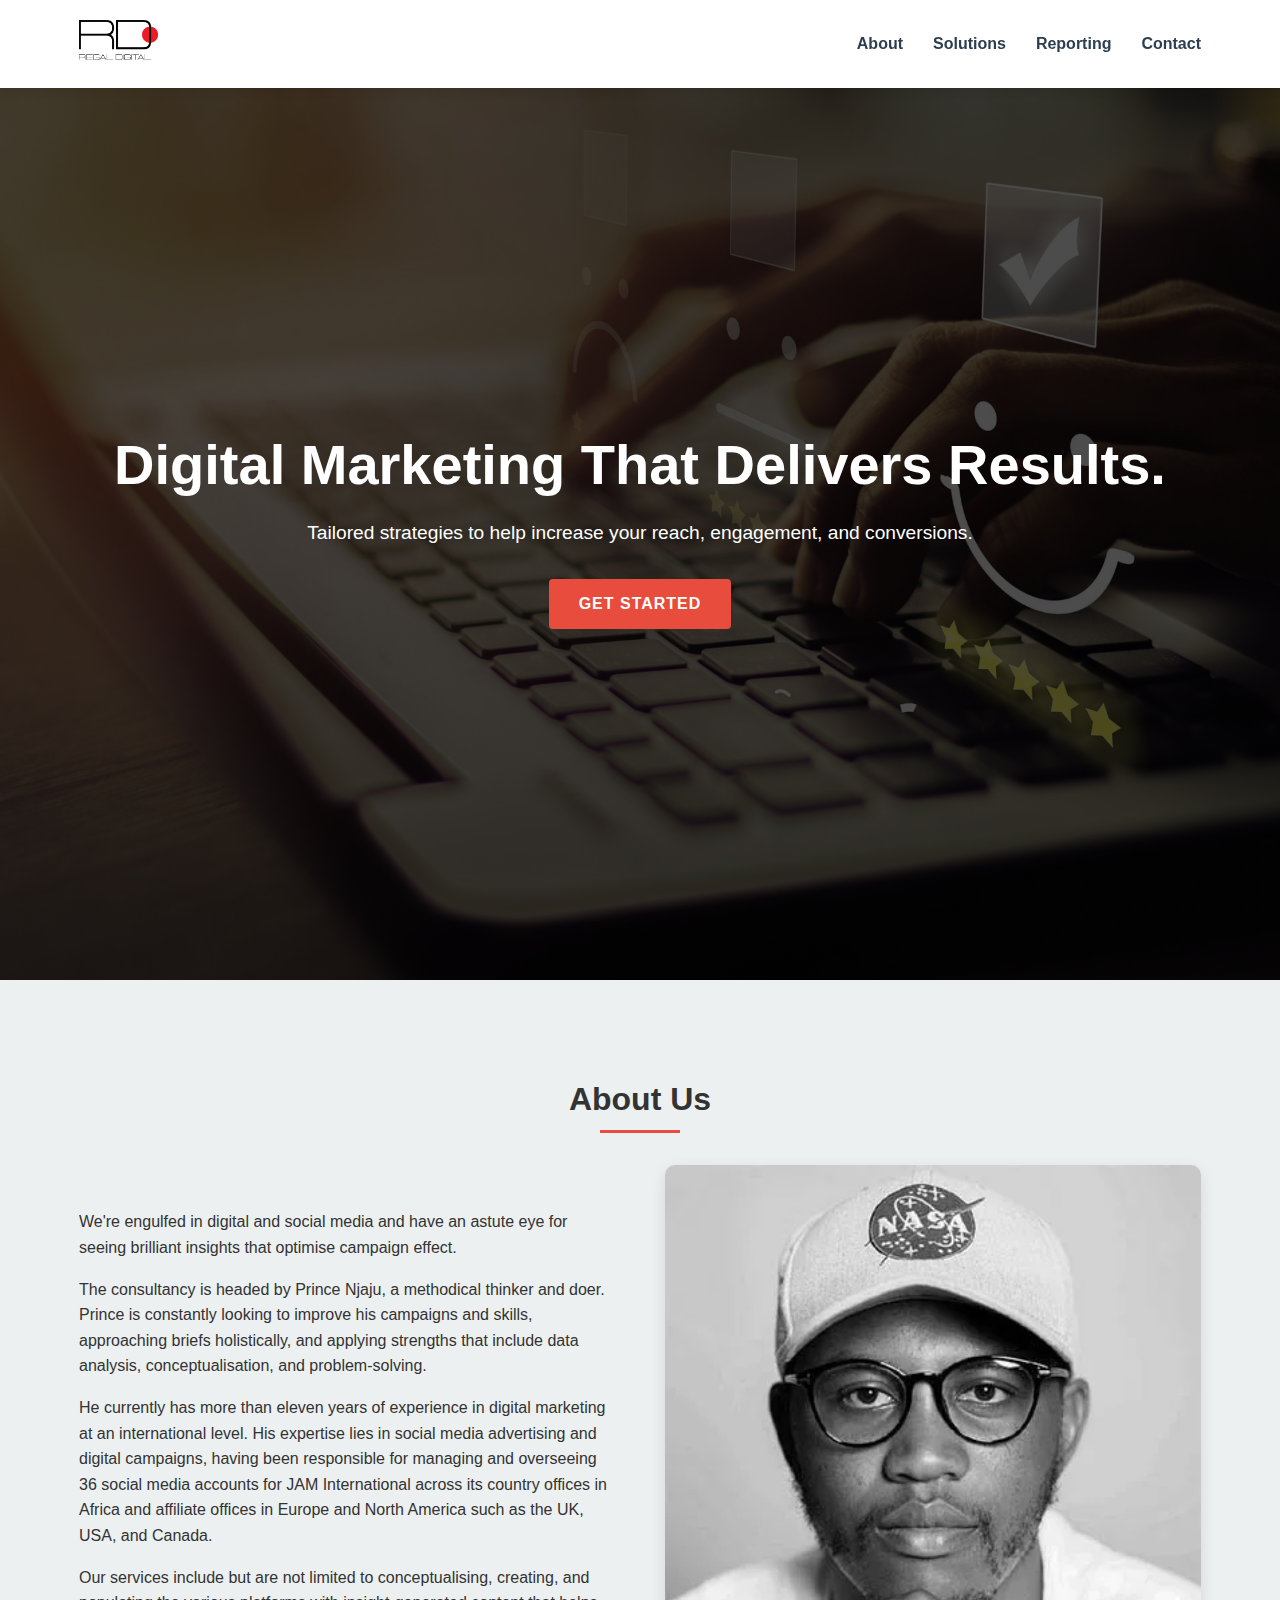
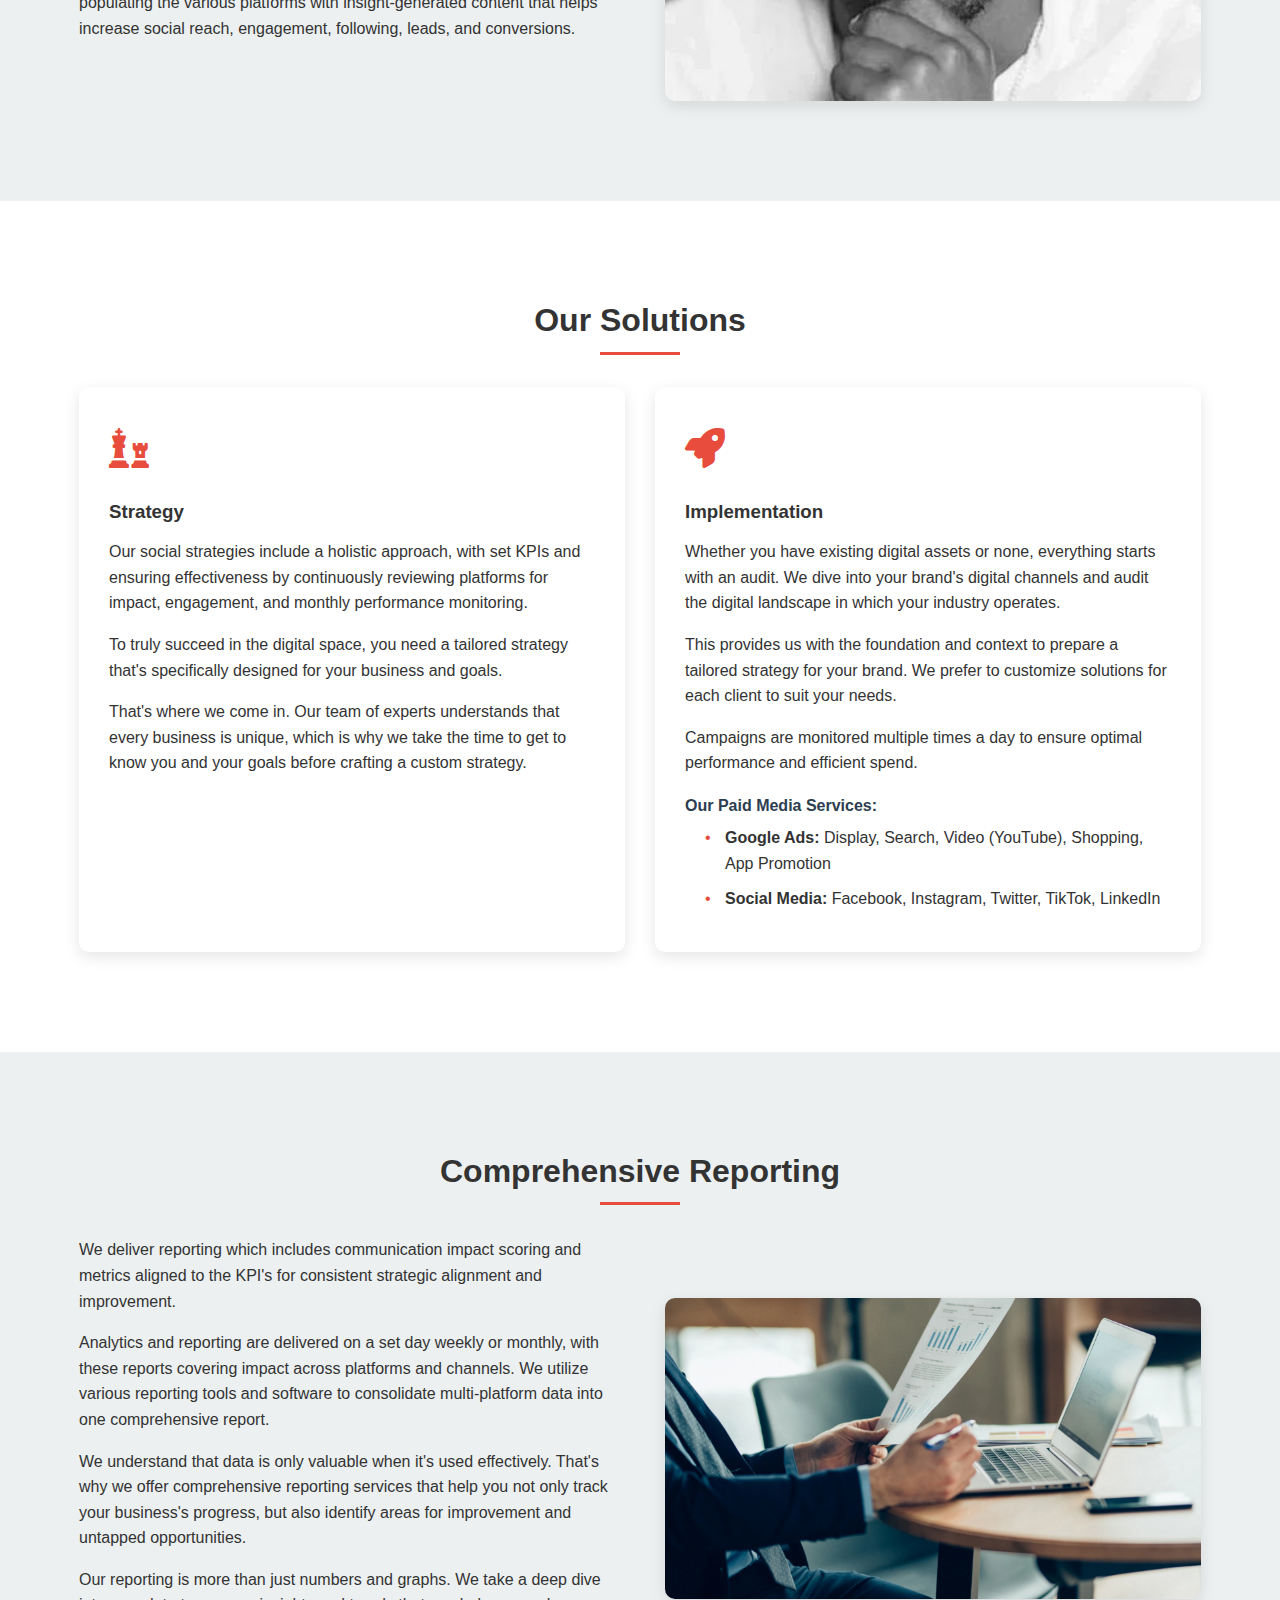
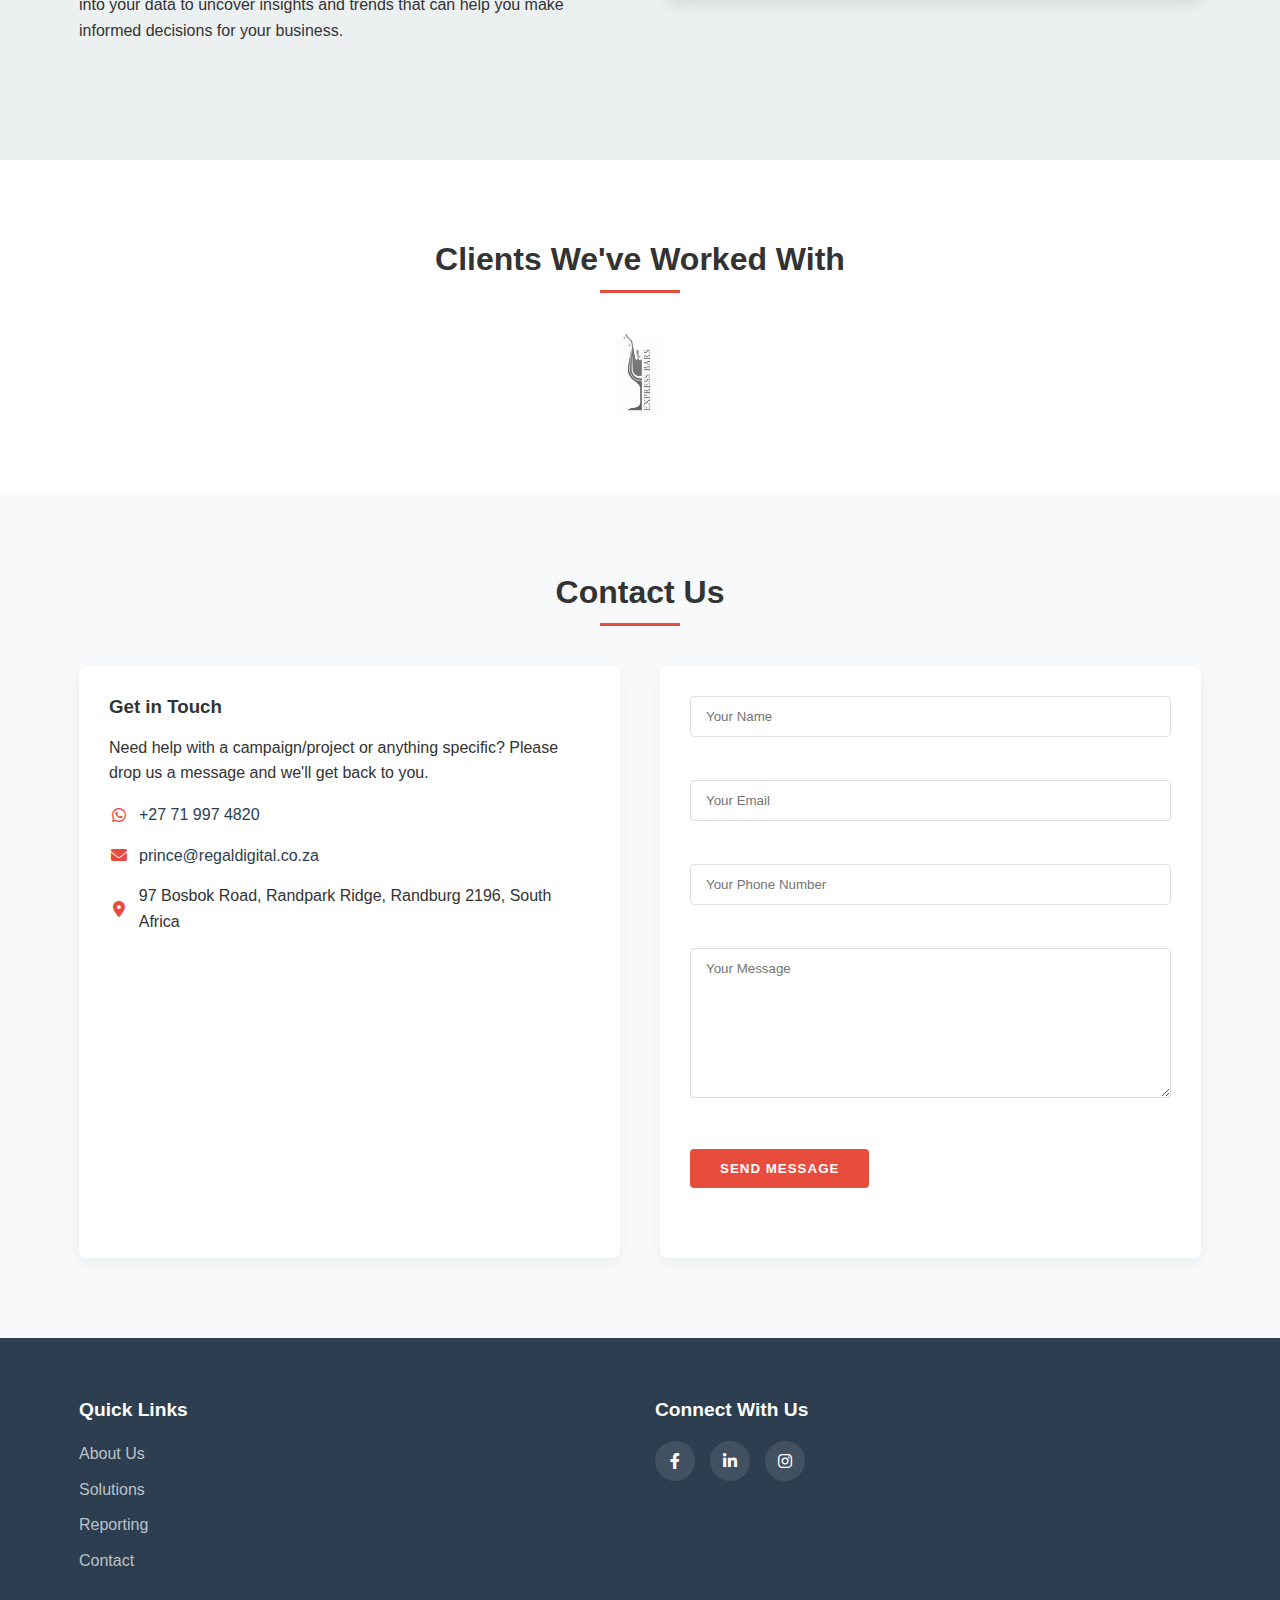
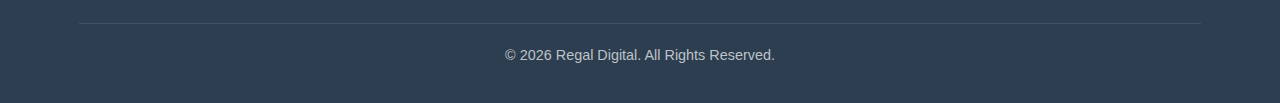
<file: index.html>
<!DOCTYPE html>
<html lang="en">

<head>
    <meta charset="UTF-8">
    <meta name="viewport" content="width=device-width, initial-scale=1.0">
    <meta name="description"
        content="Regal Digital - Digital Marketing Consultancy specializing in social media strategies and campaign optimization">
    <title>Regal Digital | Digital Marketing Consultancy</title>
    <link rel="stylesheet" href="css/style.css">
    <link rel="stylesheet" href="css/responsive.css">
    <link rel="stylesheet" href="https://cdnjs.cloudflare.com/ajax/libs/font-awesome/6.0.0-beta3/css/all.min.css">
    <link rel="icon" href="favicon.ico.jpg" type="image/x-icon">
</head>

<body>
    <!-- Header/Navigation -->
    <header>
        <div class="container">
            <div class="logo">
                <a href="#"><img src="images/logo.png" alt="Regal Digital Logo"></a>
            </div>
            <nav class="main-nav">
                <ul>
                    <li><a href="#about">About</a></li>
                    <li><a href="#solutions">Solutions</a></li>
                    <li><a href="#reporting">Reporting</a></li>
                    <li><a href="#contact">Contact</a></li>
                </ul>
            </nav>
            <div class="mobile-menu-btn">
                <i class="fas fa-bars"></i>
            </div>
        </div>
    </header>

    <!-- Mobile Menu -->
    <div class="mobile-menu">
        <ul>
            <li><a href="#about">About</a></li>
            <li><a href="#solutions">Solutions</a></li>
            <li><a href="#reporting">Reporting</a></li>
            <li><a href="#contact">Contact</a></li>
        </ul>
    </div>

    <!-- Hero Section -->
    <section class="hero">
        <div class="container">
            <h1>Digital Marketing That Delivers Results.</h1>
            <p>Tailored strategies to help increase your reach, engagement, and conversions.</p>
            <a href="#contact" class="btn btn-primary">Get Started</a>
        </div>
    </section>

    <!-- About Section -->
    <section id="about" class="about-section">
        <div class="container">
            <h2>About Us</h2>
            <div class="about-content">
                <div class="about-text">
                    <p>We're engulfed in digital and social media and have an astute eye for seeing brilliant insights
                        that optimise campaign effect.</p>
                    <p>The consultancy is headed by Prince Njaju, a methodical thinker and doer. Prince is constantly
                        looking to improve his campaigns and skills, approaching briefs holistically, and applying
                        strengths that include data analysis, conceptualisation, and problem-solving.</p>
                    <p>He currently has more than eleven years of experience in digital marketing at an international
                        level. His expertise lies in social media advertising and digital campaigns, having been
                        responsible for managing and overseeing 36 social media accounts for JAM International across
                        its country offices in Africa and affiliate offices in Europe and North America such as the UK,
                        USA, and Canada.</p>
                    <p>Our services include but are not limited to conceptualising, creating, and populating the various
                        platforms with insight-generated content that helps increase social reach, engagement,
                        following, leads, and conversions.</p>
                </div>
                <div class="about-image">
                    <img src="images/prince-njaju.webp" alt="Prince Njaju">
                </div>
            </div>
        </div>
    </section>

    <!-- Solutions Section -->
    <section id="solutions" class="solutions-section">
        <div class="container">
            <h2>Our Solutions</h2>
            <div class="solutions-grid">
                <div class="solution-card">
                    <div class="solution-icon">
                        <i class="fas fa-chess"></i>
                    </div>
                    <h3>Strategy</h3>
                    <p>Our social strategies include a holistic approach, with set KPIs and ensuring effectiveness by
                        continuously reviewing platforms for impact, engagement, and monthly performance monitoring.</p>
                    <p>To truly succeed in the digital space, you need a tailored strategy that's specifically designed
                        for your business and goals.</p>
                    <p>That's where we come in. Our team of experts understands that every business is unique, which is
                        why we take the time to get to know you and your goals before crafting a custom strategy.</p>
                </div>
                <div class="solution-card">
                    <div class="solution-icon">
                        <i class="fas fa-rocket"></i>
                    </div>
                    <h3>Implementation</h3>
                    <p>Whether you have existing digital assets or none, everything starts with an audit. We dive into
                        your brand's digital channels and audit the digital landscape in which your industry operates.
                    </p>
                    <p>This provides us with the foundation and context to prepare a tailored strategy for your brand.
                        We prefer to customize solutions for each client to suit your needs.</p>
                    <p>Campaigns are monitored multiple times a day to ensure optimal performance and efficient spend.
                    </p>
                    <div class="services-list">
                        <h4>Our Paid Media Services:</h4>
                        <ul>
                            <li><strong>Google Ads:</strong> Display, Search, Video (YouTube), Shopping, App Promotion
                            </li>
                            <li><strong>Social Media:</strong> Facebook, Instagram, Twitter, TikTok, LinkedIn</li>
                        </ul>
                    </div>
                </div>
            </div>
        </div>
    </section>

    <!-- Reporting Section -->
    <section id="reporting" class="reporting-section">
        <div class="container">
            <h2>Comprehensive Reporting</h2>
            <div class="reporting-content">
                <div class="reporting-text">
                    <p>We deliver reporting which includes communication impact scoring and metrics aligned to the KPI's
                        for consistent strategic alignment and improvement.</p>
                    <p>Analytics and reporting are delivered on a set day weekly or monthly, with these reports covering
                        impact across platforms and channels. We utilize various reporting tools and software to
                        consolidate multi-platform data into one comprehensive report.</p>
                    <p>We understand that data is only valuable when it's used effectively. That's why we offer
                        comprehensive reporting services that help you not only track your business's progress, but also
                        identify areas for improvement and untapped opportunities.</p>
                    <p>Our reporting is more than just numbers and graphs. We take a deep dive into your data to uncover
                        insights and trends that can help you make informed decisions for your business.</p>
                </div>
                <div class="reporting-image">
                    <img src="images/comprehensive1.webp" alt="Reporting Dashboard Example">
                </div>
            </div>
        </div>
    </section>

    <!-- Clients Section -->
    <section class="clients-section">
        <div class="container">
            <h2>Clients We've Worked With</h2>
            <div class="client-logos">
                <img src="images/express-bars-logo.jpg" alt="Express Bars">
            </div>
        </div>
    </section>

    <!-- Contact Section -->
    <section id="contact" class="contact-section">
        <div class="container">
            <h2>Contact Us</h2>
            <div class="contact-content">
                <div class="contact-info">
                    <h3>Get in Touch</h3>
                    <p>Need help with a campaign/project or anything specific? Please drop us a message and we'll get
                        back to you.</p>
                    <div class="contact-details">
                        <p><i class="fa-brands fa-whatsapp"></i> <a href="tel:+27719974820">+27 71 997 4820</a>
                        </p>
                        <p><i class="fas fa-envelope"></i> <a
                                href="mailto:prince@regaldigital.co.za">prince@regaldigital.co.za</a></p>
                        <p><i class="fas fa-map-marker-alt"></i> 97 Bosbok Road, Randpark Ridge, Randburg 2196, South
                            Africa</p>
                    </div>
                </div>
                <div class="contact-form">
                    <form id="contactForm">
                        <div class="form-group">
                            <input type="text" id="name" name="name" placeholder="Your Name" required>
                            <span class="error-message" id="name-error"></span>
                        </div>
                        <div class="form-group">
                            <input type="email" id="email" name="email" placeholder="Your Email" required>
                            <span class="error-message" id="email-error"></span>
                        </div>
                        <div class="form-group">
                            <input type="tel" id="phone" name="phone" placeholder="Your Phone Number">
                            <span class="error-message" id="phone-error"></span>
                        </div>
                        <div class="form-group">
                            <textarea id="message" name="message" placeholder="Your Message" required></textarea>
                            <span class="error-message" id="message-error"></span>
                        </div>
                        <button type="submit" class="btn btn-secondary" id="submit-btn">Send Message</button>
                        <div id="form-status"></div>
                    </form>
                </div>
            </div>
        </div>
    </section>

    <!-- Footer -->
    <footer>
        <div class="container">
            <div class="footer-content">
                <div class="footer-links">
                    <h3>Quick Links</h3>
                    <ul>
                        <li><a href="#about">About Us</a></li>
                        <li><a href="#solutions">Solutions</a></li>
                        <li><a href="#reporting">Reporting</a></li>
                        <li><a href="#contact">Contact</a></li>
                    </ul>
                </div>
                <div class="footer-social">
                    <h3>Connect With Us</h3>
                    <div class="social-icons">
                        <a href="https://www.facebook.com/regaldigitalmarketing3/"><i class="fab fa-facebook-f"></i></a>
                        <a href="https://www.linkedin.com/company/regal-digital/posts/?feedView=all"><i
                                class="fab fa-linkedin-in"></i></a>
                        <a href="https://www.instagram.com/regal_digital/"><i class="fab fa-instagram"></i></a>
                    </div>
                </div>
            </div>
            <div class="footer-bottom">
                <p>&copy; <span id="year"></span> Regal Digital. All Rights Reserved.</p>
            </div>
        </div>
    </footer>

    <script src="js/script.js"></script>
</body>

</html>
</file>
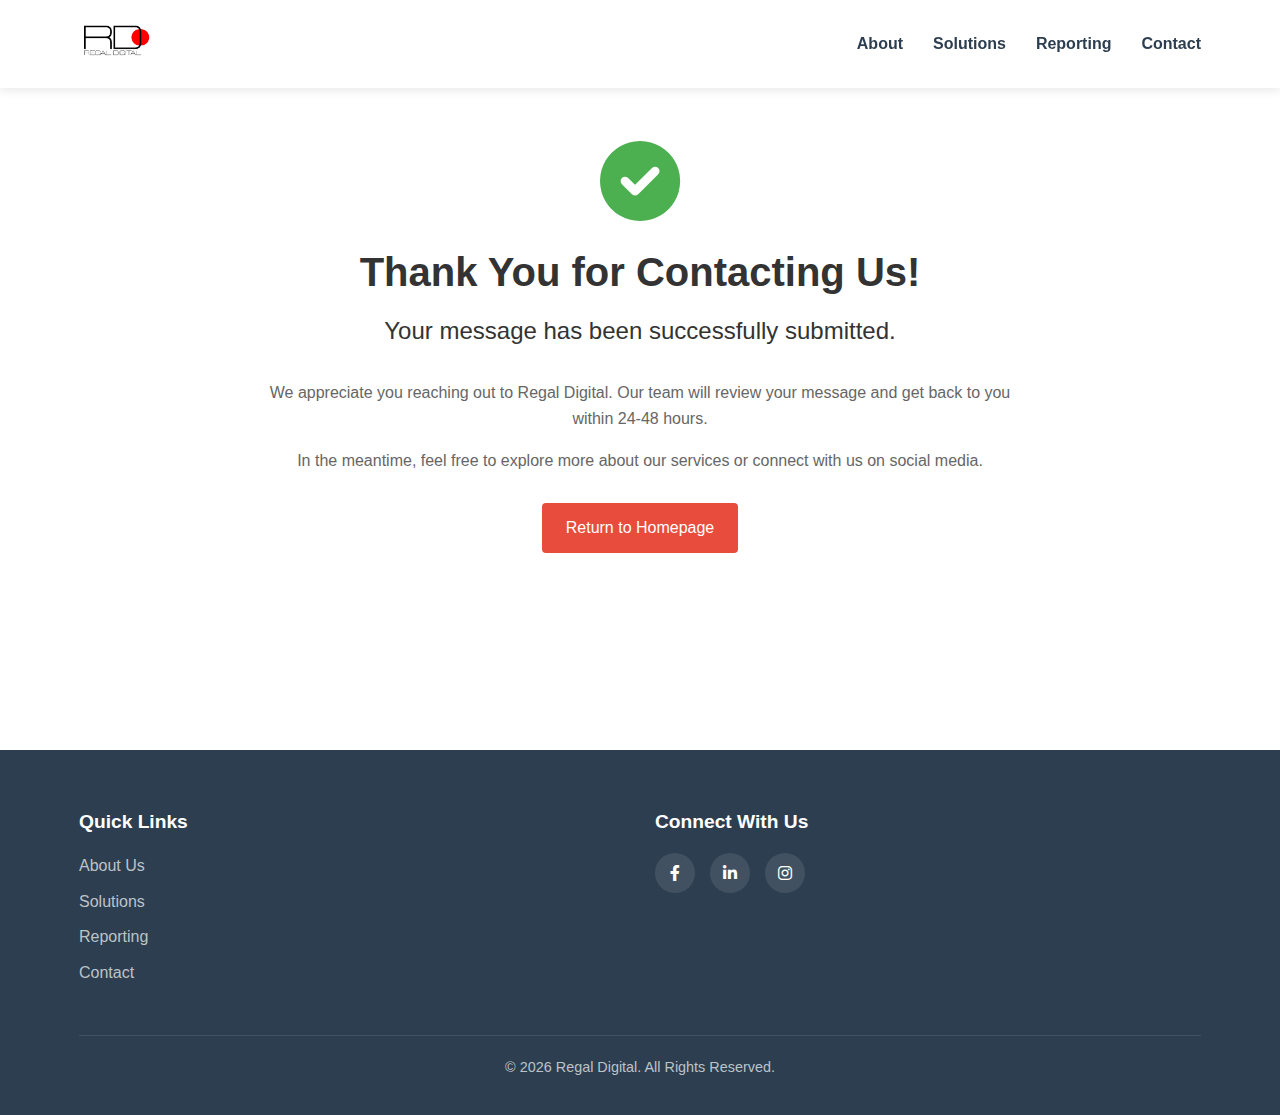
<file: thank-you.html>
<!DOCTYPE html>
<html lang="en">

<head>
    <meta charset="UTF-8">
    <meta name="viewport" content="width=device-width, initial-scale=1.0">
    <meta name="description" content="Thank you for contacting Regal Digital">
    <title>Thank You | Regal Digital</title>
    <link rel="stylesheet" href="css/style.css">
    <link rel="stylesheet" href="css/responsive.css">
    <link rel="stylesheet" href="https://cdnjs.cloudflare.com/ajax/libs/font-awesome/6.0.0-beta3/css/all.min.css">
    <link rel="icon" href="favicon.ico.jpg" type="image/x-icon">
    <style>
        /* Additional styles specific to thank-you page */
        .thank-you-container {
            max-width: 800px;
            margin: 0 auto;
            padding: 40px 20px;
            text-align: center;
            position: relative;
            top: 0;
        }

        :root {
            --primary-color: #2c3e50;
            --secondary-color: #3498db;
            --accent-color: #e74c3c;
            --light-color: #ecf0f1;
            --dark-color: #2c3e50;
            --text-color: #333;
            --text-light: #7f8c8d;
            --white: #fff;
            --black: #000;
            --box-shadow: 0 5px 15px rgba(0, 0, 0, 0.1);
            --transition: all 0.3s ease;
        }

        .thank-you-section {
            padding: 80px;
            min-height: calc(100vh - 150px);
        }
        
        .thank-you-icon {
            font-size: 80px;
            color: #4CAF50;
            margin-bottom: 20px 0;
            position: relative;
            z-index: 1;
        }
        
        .thank-you-message {
            font-size: 24px;
            margin-bottom: 30px;
            color: #333;
        }
        
        .thank-you-details {
            font-size: 16px;
            color: #666;
            margin-bottom: 30px;
            line-height: 1.6;
        }
        
        .action-buttons {
            margin-top: 30px;
        }
        
        .btn-home {
            display: inline-block;
            padding: 12px 24px;
            background-color: var(--accent-color);
            color: var(--white);
            text-decoration: none;
            border-radius: 4px;
            transition: background-color 0.3s;
            transition: var(--transition);
        }
        
        .btn-home:hover {
            background-color: var(--accent-color);
            transform: translateY(-3px);
            box-shadow: var(--box-shadow);
            color: var(--white);
            
        }
        
        .confirmation-number {
            background-color: #f8f9fa;
            padding: 15px;
            border-radius: 4px;
            display: inline-block;
            margin-top: 20px;
            font-family: monospace;
        }
    </style>
</head>

<body>
    <!-- Header/Navigation (same as main site) -->
    <header>
        <div class="container">
            <div class="logo">
                <a href="index.html"><img src="images/Prince Logo-01.png" alt="Regal Digital Logo"></a>
            </div>
            <nav class="main-nav">
                <ul>
                    <li><a href="index.html#about">About</a></li>
                    <li><a href="index.html#solutions">Solutions</a></li>
                    <li><a href="index.html#reporting">Reporting</a></li>
                    <li><a href="index.html#contact">Contact</a></li>
                </ul>
            </nav>
            <div class="mobile-menu-btn">
                <i class="fas fa-bars"></i>
            </div>
        </div>
    </header>

    <!-- Thank You Content -->
    <main class="thank-you-section">
        <div class="container">
            <div class="thank-you-container">
                <div class="thank-you-icon">
                    <i class="fas fa-check-circle"></i>
                </div>
                <h1>Thank You for Contacting Us!</h1>
                <p class="thank-you-message">Your message has been successfully submitted.</p>
                
                <div class="thank-you-details">
                    <p>We appreciate you reaching out to Regal Digital. Our team will review your message and get back to you within 24-48 hours.</p>
                    <p>In the meantime, feel free to explore more about our services or connect with us on social media.</p>
                    
                </div>
                
                <div class="action-buttons">
                    <a href="index.html" class="btn-home">Return to Homepage</a>
                </div>
            </div>
        </div>
    </main>

    <!-- Footer (same as main site) -->
    <footer>
        <div class="container">
            <div class="footer-content">
                <div class="footer-links">
                    <h3>Quick Links</h3>
                    <ul>
                        <li><a href="index.html#about">About Us</a></li>
                        <li><a href="index.html#solutions">Solutions</a></li>
                        <li><a href="index.html#reporting">Reporting</a></li>
                        <li><a href="index.html#contact">Contact</a></li>
                    </ul>
                </div>
                <div class="footer-social">
                    <h3>Connect With Us</h3>
                    <div class="social-icons">
                        <a href="https://www.facebook.com/regaldigitalmarketing3/"><i class="fab fa-facebook-f"></i></a>
                        <a href="https://www.linkedin.com/company/regal-digital/posts/?feedView=all"><i
                                class="fab fa-linkedin-in"></i></a>
                        <a href="https://www.instagram.com/regal_digital/"><i class="fab fa-instagram"></i></a>
                    </div>
                </div>
            </div>
            <div class="footer-bottom">
                <p>&copy; <span id="year"></span> Regal Digital. All Rights Reserved.</p>
            </div>
        </div>
    </footer>

    <script>
    document.addEventListener('DOMContentLoaded', function() {
        // Set current year in footer
        document.getElementById('year').textContent = new Date().getFullYear();
        
        // Mobile menu functionality
        const mobileMenuBtn = document.querySelector('.mobile-menu-btn');
        const mobileMenu = document.querySelector('.mobile-menu');
        
        if (mobileMenuBtn && mobileMenu) {
            mobileMenuBtn.addEventListener('click', function() {
                mobileMenu.classList.toggle('active');
            });
        }
    });
</script>
</body>

</html>
</file>
<file: css/style.css>
/* Base Styles */
:root {
    --primary-color: #2c3e50;
    --secondary-color: #3498db;
    --accent-color: #e74c3c;
    --light-color: #ecf0f1;
    --dark-color: #2c3e50;
    --text-color: #333;
    --text-light: #7f8c8d;
    --white: #fff;
    --black: #000;
    --box-shadow: 0 5px 15px rgba(0, 0, 0, 0.1);
    --transition: all 0.3s ease;
}

* {
    margin: 0;
    padding: 0;
    box-sizing: border-box;
}

html {
    scroll-behavior: smooth;
}

body {
    font-family: 'Segoe UI', Tahoma, Geneva, Verdana, sans-serif;
    line-height: 1.6;
    color: var(--text-color);
    background-color: var(--white);
    overflow-x: hidden;
}

.container {
    width: 90%;
    max-width: 1200px;
    margin: 0 auto;
    padding: 0 15px;
}

h1,
h2,
h3,
h4,
h5,
h6 {
    margin-bottom: 1rem;
    font-weight: 700;
    line-height: 1.2;
}

h1 {
    font-size: 2.5rem;
}

h2 {
    font-size: 2rem;
    text-align: center;
    margin-bottom: 2rem;
    position: relative;
    padding-bottom: 15px;
}

h2::after {
    content: '';
    position: absolute;
    bottom: 0;
    left: 50%;
    transform: translateX(-50%);
    width: 80px;
    height: 3px;
    background-color: var(--accent-color);
}

p {
    margin-bottom: 1rem;
}

a {
    text-decoration: none;
    color: var(--primary-color);
    transition: var(--transition);
}

a:hover {
    color: var(--accent-color);
}

ul {
    list-style: none;
}

img {
    max-width: 100%;
    height: auto;
}

.btn {
    display: inline-block;
    padding: 12px 30px;
    border-radius: 4px;
    font-weight: 600;
    text-transform: uppercase;
    letter-spacing: 1px;
    transition: var(--transition);
    cursor: pointer;
    border: none;
}

.btn-primary {
    background-color: var(--accent-color);
    color: var(--white);
}

.btn-primary:hover {
    background-color: var(--white);
    transform: translateY(-3px);
    box-shadow: var(--box-shadow);
}

.btn-secondary {
    background-color: var(--accent-color);
    color: var(--white);
}

.btn-secondary:hover {
    background-color: var(--accent-color);
    transform: translateY(-3px);
    box-shadow: var(--box-shadow);
}

.section-padding {
    padding: 80px 0;
}

/* Header Styles */
header {
    background-color: var(--white);
    box-shadow: 0 2px 10px rgba(0, 0, 0, 0.1);
    position: fixed;
    width: 100%;
    top: 0;
    left: 0;
    z-index: 1000;
    transition: var(--transition);
}

header .container {
    display: flex;
    justify-content: space-between;
    align-items: center;
    padding: 20px 15px;
}

.logo img {
    height: 40px;
}

.main-nav ul {
    display: flex;
}

.main-nav ul li {
    margin-left: 30px;
}

.main-nav ul li a {
    font-weight: 600;
    color: var(--dark-color);
    position: relative;
}

.main-nav ul li a::after {
    content: '';
    position: absolute;
    bottom: -5px;
    left: 0;
    width: 0;
    height: 2px;
    background-color: var(--accent-color);
    transition: var(--transition);
}

.main-nav ul li a:hover::after {
    width: 100%;
}

.mobile-menu-btn {
    display: none;
    font-size: 1.5rem;
    cursor: pointer;
}

/* Hero Section */
.hero {
    background: linear-gradient(rgba(0, 0, 0, 0.7), rgba(0, 0, 0, 0.7)), url('../images/hero-bg1.jpeg') no-repeat center center/cover;
    height: 100vh;
    display: flex;
    align-items: center;
    text-align: center;
    color: var(--white);
    margin-top: 80px;
}

.hero h1 {
    font-size: 3.5rem;
    margin-bottom: 20px;
    animation: fadeInDown 1s ease;
}

.hero p {
    font-size: 1.2rem;
    margin-bottom: 30px;
    max-width: 700px;
    margin-left: auto;
    margin-right: auto;
    animation: fadeInUp 1s ease;
}

/* About Section */
.about-section {
    padding: 100px 0;
    background-color: var(--light-color);
}

.about-content {
    display: flex;
    align-items: center;
    gap: 50px;
}

.about-text {
    flex: 1;
}

.about-image {
    flex: 1;
    border-radius: 10px;
    overflow: hidden;
    box-shadow: var(--box-shadow);
}

.about-image img {
    width: 100%;
    height: auto;
    display: block;
    transition: var(--transition);
}

.about-image img:hover {
    transform: scale(1.03);
}

/* Solutions Section */
.solutions-section {
    padding: 100px 0;
    background-color: var(--white);
}

.solutions-grid {
    display: grid;
    grid-template-columns: repeat(auto-fit, minmax(350px, 1fr));
    gap: 30px;
}

.solution-card {
    background-color: var(--white);
    border-radius: 10px;
    padding: 30px;
    box-shadow: var(--box-shadow);
    transition: var(--transition);
}

.solution-card:hover {
    transform: translateY(-10px);
    box-shadow: 0 15px 30px rgba(0, 0, 0, 0.1);
}

.solution-icon {
    font-size: 2.5rem;
    color: var(--accent-color);
    margin-bottom: 20px;
}

.services-list {
    margin-top: 20px;
}

.services-list h4 {
    margin-bottom: 10px;
    color: var(--primary-color);
}

.services-list ul {
    margin-left: 20px;
}

.services-list ul li {
    margin-bottom: 10px;
    position: relative;
    padding-left: 20px;
}

.services-list ul li::before {
    content: '•';
    position: absolute;
    left: 0;
    color: var(--accent-color);
}

/* Reporting Section */
.reporting-section {
    padding: 100px 0;
    background-color: var(--light-color);
}

.reporting-content {
    display: flex;
    align-items: center;
    gap: 50px;
}

.reporting-text {
    flex: 1;
}

.reporting-image {
    flex: 1;
    border-radius: 10px;
    overflow: hidden;
    box-shadow: var(--box-shadow);
}

.reporting-image img {
    width: 100%;
    height: auto;
    display: block;
}

/* Clients Section */
.clients-section {
    padding: 80px 0;
    background-color: var(--white);
    text-align: center;
}

.client-logos {
    display: flex;
    justify-content: center;
    align-items: center;
    flex-wrap: wrap;
    gap: 30px;
    margin-top: 40px;
}

.client-logos img {
    max-height: 80px;
    width: auto;
    filter: grayscale(100%);
    opacity: 0.7;
    transition: var(--transition);
}

.client-logos img:hover {
    filter: grayscale(0);
    opacity: 1;
}

/* Contact Section */
/* Contact Section */
.contact-section {
    padding: 80px 0;
    background-color: #f8f9fa;
}

.contact-content {
    display: flex;
    gap: 40px;
    margin-top: 40px;
}

.contact-info {
    flex: 1;
    padding: 30px;
    background: white;
    border-radius: 8px;
    box-shadow: 0 5px 15px rgba(0, 0, 0, 0.05);
}

.contact-form {
    flex: 1;
    padding: 30px;
    background: white;
    border-radius: 8px;
    box-shadow: 0 5px 15px rgba(0, 0, 0, 0.05);
}

.contact-details p {
    margin-bottom: 15px;
    display: flex;
    align-items: center;
}

.contact-details i {
    margin-right: 10px;
    color: var(--accent-color);
    width: 20px;
    text-align: center;
}

.form-group {
    margin-bottom: 20px;
}

.form-group input,
.form-group textarea {
    width: 100%;
    padding: 12px 15px;
    border: 1px solid #ddd;
    border-radius: 4px;
    font-family: inherit;
    transition: all 0.3s ease;
}

.form-group input:focus,
.form-group textarea:focus {
    outline: none;
    border-color: #3498db;
    box-shadow: 0 0 0 3px rgba(52, 152, 219, 0.2);
}

.form-group textarea {
    min-height: 150px;
    resize: vertical;
}

.error-message {
    color: #e74c3c;
    font-size: 0.8rem;
    margin-top: 5px;
    display: block;
    min-height: 18px;
}

#form-status {
    margin-top: 20px;
    padding: 10px;
    border-radius: 4px;
    text-align: center;
}

#form-status.success {
    background-color: #d4edda;
    color: #155724;
}

#form-status.error {
    background-color: #f8d7da;
    color: #721c24;
}

@media (max-width: 768px) {
    .contact-content {
        flex-direction: column;
    }
}

/* Footer */
footer {
    background-color: var(--dark-color);
    color: var(--white);
    padding: 60px 0 20px;
}

.footer-content {
    display: grid;
    grid-template-columns: repeat(auto-fit, minmax(250px, 1fr));
    gap: 30px;
    margin-bottom: 40px;
}

.footer-logo img {
    height: 40px;
    margin-bottom: 20px;
}

.footer-links h3,
.footer-social h3 {
    color: var(--white);
    margin-bottom: 20px;
    font-size: 1.2rem;
}

.footer-links ul li {
    margin-bottom: 10px;
}

.footer-links ul li a {
    color: #bdc3c7;
    transition: var(--transition);
}

.footer-links ul li a:hover {
    color: var(--accent-color);
    padding-left: 5px;
}

.social-icons {
    display: flex;
    gap: 15px;
}

.social-icons a {
    display: flex;
    align-items: center;
    justify-content: center;
    width: 40px;
    height: 40px;
    border-radius: 50%;
    background-color: rgba(255, 255, 255, 0.1);
    color: var(--white);
    transition: var(--transition);
}

.social-icons a:hover {
    background-color: var(--accent-color);
    transform: translateY(-3px);
}

.footer-bottom {
    text-align: center;
    padding-top: 20px;
    border-top: 1px solid rgba(255, 255, 255, 0.1);
    color: #bdc3c7;
    font-size: 0.9rem;
}

/* Animations */
@keyframes fadeInDown {
    from {
        opacity: 0;
        transform: translateY(-30px);
    }

    to {
        opacity: 1;
        transform: translateY(0);
    }
}

@keyframes fadeInUp {
    from {
        opacity: 0;
        transform: translateY(30px);
    }

    to {
        opacity: 1;
        transform: translateY(0);
    }
}

/* Mobile Menu */
.mobile-menu {
    position: fixed;
    top: 80px;
    left: 0;
    width: 100%;
    height: calc(100vh - 80px);
    background-color: var(--white);
    z-index: 999;
    transform: translateX(100%);
    transition: var(--transition);
    padding: 30px;
    overflow-y: auto;
}

.mobile-menu.active {
    transform: translateX(0);
}

.mobile-menu ul li {
    margin-bottom: 20px;
}

.mobile-menu ul li a {
    font-size: 1.2rem;
    font-weight: 600;
    color: var(--dark-color);
}
</file>
<file: css/responsive.css>
/* Responsive Styles */
@media (max-width: 1200px) {
    .container {
        max-width: 100%;
    }
}

@media (max-width: 992px) {
    .hero h1 {
        font-size: 3rem;
    }

    .about-content,
    .reporting-content,
    .contact-content {
        flex-direction: column;
        gap: 30px;
    }

    .about-image,
    .reporting-image {
        order: -1;
    }
}

@media (max-width: 768px) {
    .main-nav {
        display: none;
    }

    .mobile-menu-btn {
        display: block;
    }

    .hero {
        height: auto;
        padding: 120px 0 80px;
    }

    .hero h1 {
        font-size: 2.5rem;
    }

    .section-padding {
        padding: 60px 0;
    }

    .solutions-grid {
        grid-template-columns: 1fr;
    }

    .client-logos img {
        max-height: 60px;
    }
}

@media (max-width: 576px) {
    .hero h1 {
        font-size: 2rem;
    }

    h2 {
        font-size: 1.8rem;
    }

    .btn {
        padding: 10px 20px;
        font-size: 0.9rem;
    }

    .footer-content {
        grid-template-columns: 1fr;
        text-align: center;
    }

    .social-icons {
        justify-content: center;
    }

    .footer-links ul li a:hover {
        padding-left: 0;
    }
}

@media (max-width: 400px) {
    .hero h1 {
        font-size: 1.8rem;
    }

    .hero p {
        font-size: 1rem;
    }
}
</file>
